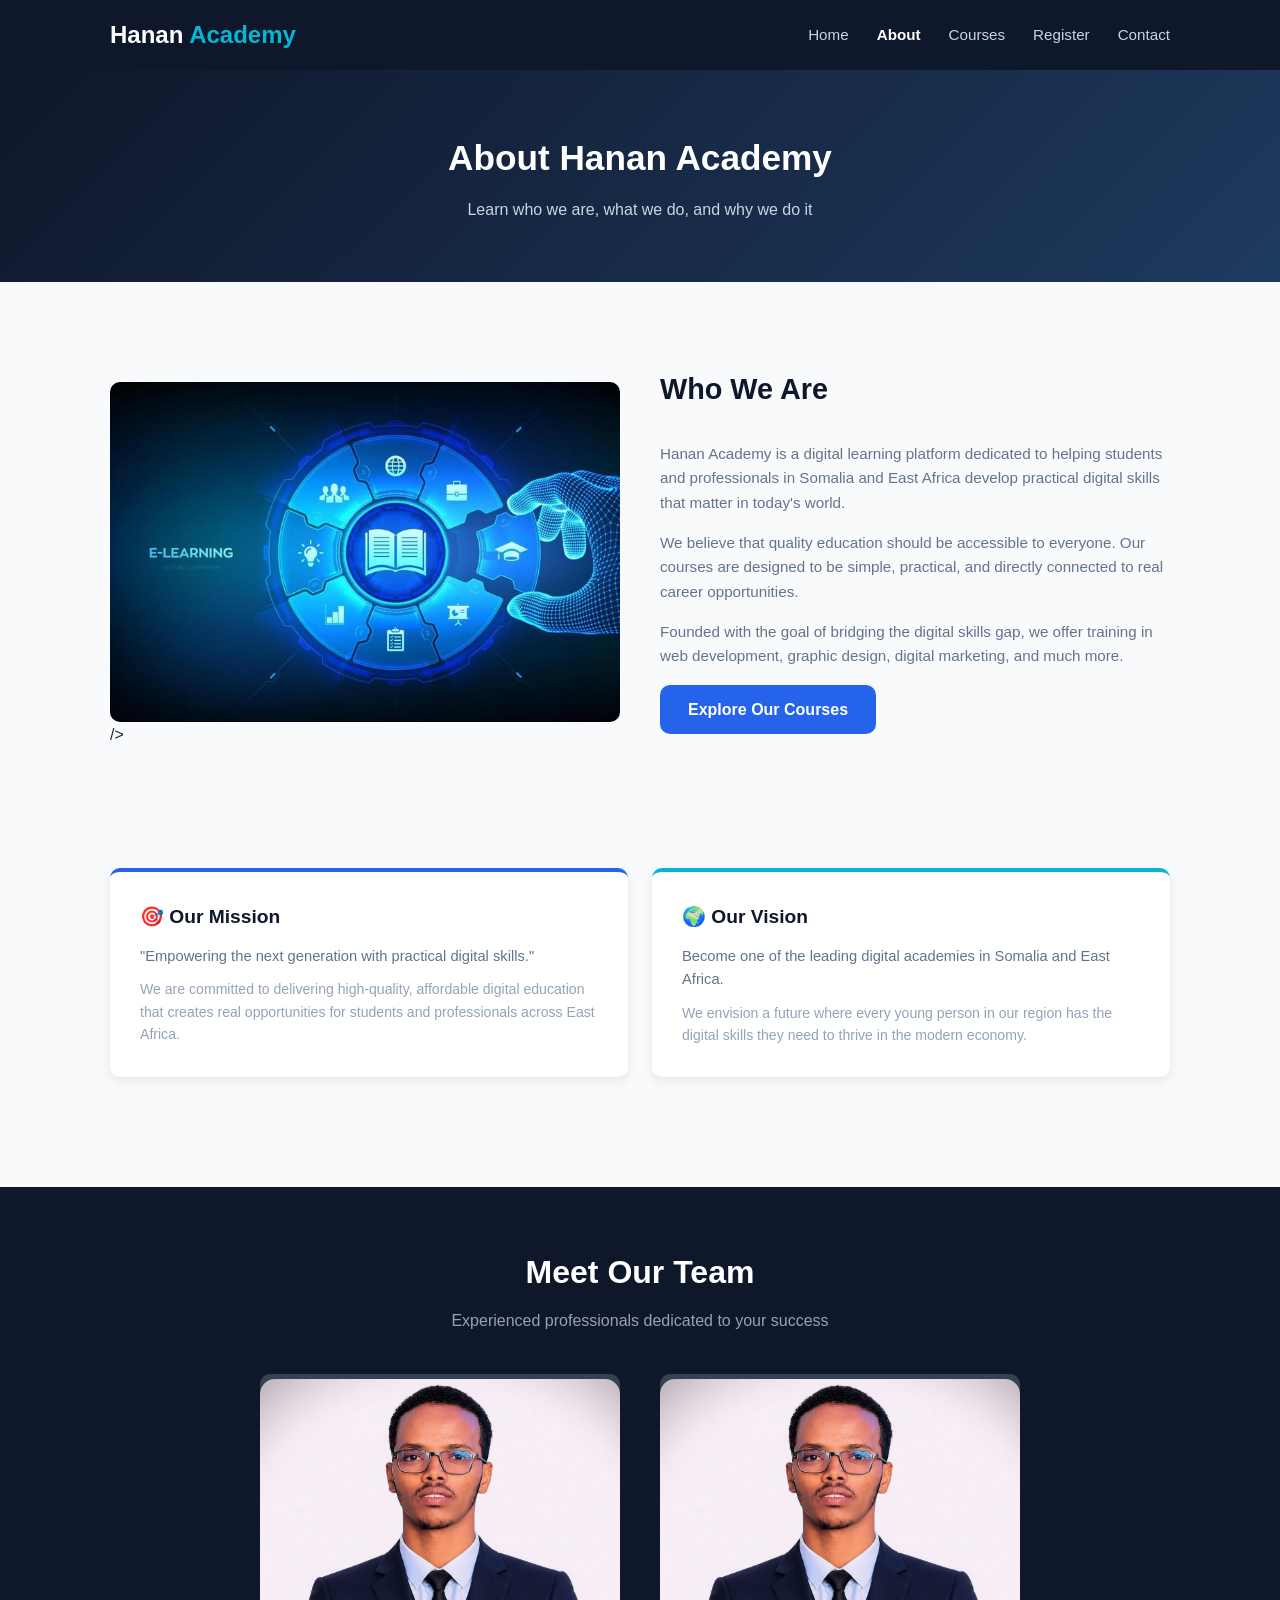
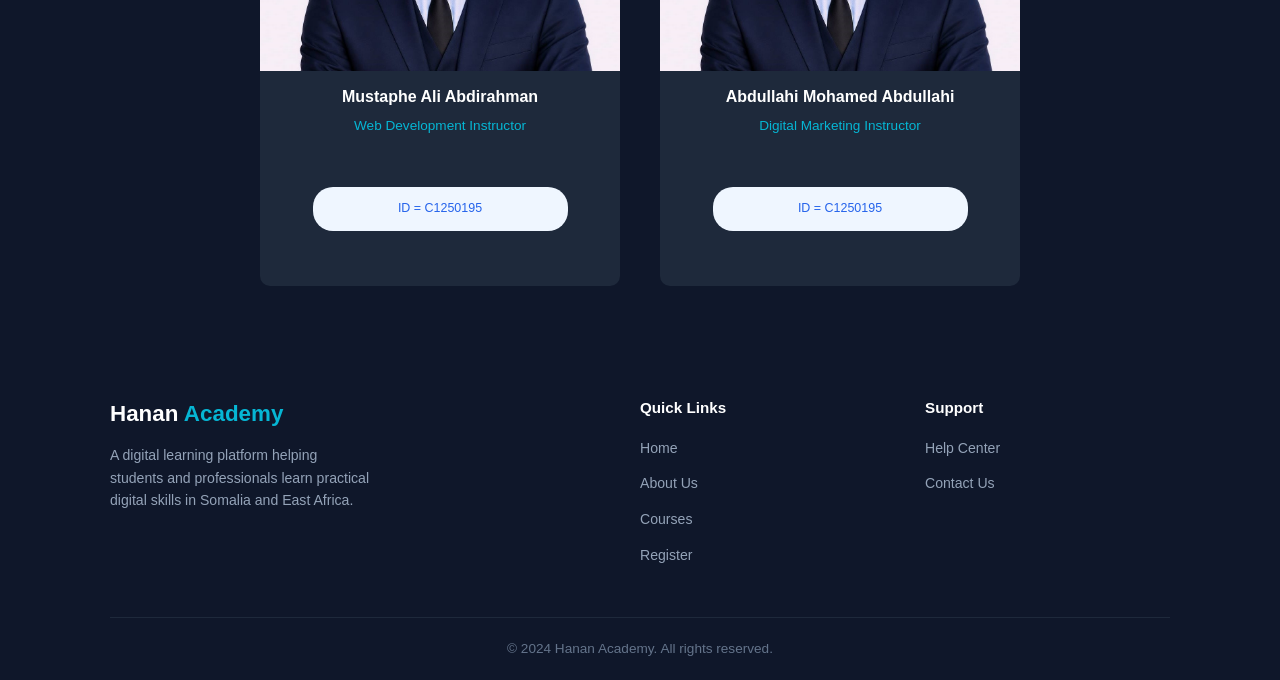
<file: about.html>
<!doctype html>
<html lang="en">
  <head>
    <meta charset="UTF-8" />
    <meta name="viewport" content="width=device-width, initial-scale=1.0" />
    <title>About Us - Hanan Academy</title>
    <link rel="stylesheet" href="style.css" />
    <style>
        .id-card{
             font-size: 0.78rem;
    background-color: #EFF6FF;
    color: var(--primary);
    padding: 4px 10px;
    border-radius: 20px;
        }
    </style>
  </head>
  <body>
    <!-- ===========================
         NAVBAR - Site Navigation
    =========================== -->
    <nav class="navbar">
      <div class="container">
        <div class="logo">Hanan <span>Academy</span></div>
        <ul>
          <li><a href="index.html">Home</a></li>
          <li><a href="about.html" class="active">About</a></li>
          <li><a href="courses.html">Courses</a></li>
          <li><a href="registration.html">Register</a></li>
          <li><a href="contact.html">Contact</a></li>
        </ul>
      </div>
    </nav>
    <!-- END NAVBAR -->

    <!-- ===========================
         PAGE BANNER - About Title
    =========================== -->
    <section class="page-banner">
      <div class="container">
        <h1>About Hanan Academy</h1>
        <p>Learn who we are, what we do, and why we do it</p>
      </div>
    </section>
    <!-- END PAGE BANNER -->

    <!-- ===========================
         ABOUT SECTION - Who We Are
    =========================== -->
    <section class="about-section">
      <div class="container">
        <div class="about-grid">
          <!-- Left: Image Placeholder -->
          <!-- Replace this div with an <img> tag when you have a real image -->
          <div class="about-image">
            <img
              <img
  src="./images/Digital knowledge hub_ Virtual classroom….jpg"
  alt="about image"
/>
            />
          </div>

          <!-- Right: About Text -->
          <div class="about-content">
            <h2>Who We Are</h2>
            <p>
              Hanan Academy is a digital learning platform dedicated to helping
              students and professionals in Somalia and East Africa develop
              practical digital skills that matter in today's world.
            </p>
            <p>
              We believe that quality education should be accessible to
              everyone. Our courses are designed to be simple, practical, and
              directly connected to real career opportunities.
            </p>
            <p>
              Founded with the goal of bridging the digital skills gap, we offer
              training in web development, graphic design, digital marketing,
              and much more.
            </p>
            <a href="courses.html" class="btn btn-primary"
              >Explore Our Courses</a
            >
          </div>
        </div>
      </div>
    </section>
    <!-- END ABOUT SECTION -->

    <!-- ===========================
         MISSION & VISION CARDS
    =========================== -->
    <section style="background-color: var(--background); padding: 0 0 60px">
      <div class="container">
        <div class="mv-grid">
          <!-- Mission Card -->
          <div class="mv-card">
            <h3>🎯 Our Mission</h3>
            <p>
              "Empowering the next generation with practical digital skills."
            </p>
            <p style="margin-top: 10px; color: #94a3b8; font-size: 0.88rem">
              We are committed to delivering high-quality, affordable digital
              education that creates real opportunities for students and
              professionals across East Africa.
            </p>
          </div>

          <!-- Vision Card -->
          <div class="mv-card" style="border-top-color: var(--accent)">
            <h3>🌍 Our Vision</h3>
            <p>
              Become one of the leading digital academies in Somalia and East
              Africa.
            </p>
            <p style="margin-top: 10px; color: #94a3b8; font-size: 0.88rem">
              We envision a future where every young person in our region has
              the digital skills they need to thrive in the modern economy.
            </p>
          </div>
        </div>
      </div>
    </section>
    <!-- END MISSION & VISION -->

    <!-- ===========================
         TEAM SECTION - Our Instructors
    =========================== -->
    <section class="team-section">
      <div class="container">
        <h2 class="section-title">Meet Our Team</h2>
        <p class="section-subtitle">
          Experienced professionals dedicated to your success
        </p>

        <div class="team-grid">
          <!-- Team Member 1 -->
          <div class="team-card">
            <div class="team-photo"><img src="./images/Mustaphe.jpg" alt="Mustaphe Ali"></div>
            <div class="team-card-info">
              <h3>Mustaphe Ali Abdirahman</h3>
              <p>Web Development Instructor</p><br>
               <div class="id-card">
                <span>ID = C1250195</span>
              </div> 
            </div>
          </div>

          <!-- Team Member 3 -->
          <div class="team-card">
            <div class="team-photo"><img src="./images/Mustaphe.jpg" alt="Abdullahi"></div>
            <div class="team-card-info">
              <h3>Abdullahi Mohamed Abdullahi</h3>
              <p>Digital Marketing Instructor</p><br>
               <div class="id-card">
                <span>ID = C1250195</span>
              </div> 
            </div>
          </div>
        </div>
      </div>
    </section>
    <!-- END TEAM SECTION -->

    <!-- ===========================
         FOOTER - Site Footer
    =========================== -->
    <footer class="footer">
      <div class="container">
        <div class="footer-grid">
          <div class="footer-brand">
            <div class="logo">Hanan <span>Academy</span></div>
            <p>
              A digital learning platform helping students and professionals
              learn practical digital skills in Somalia and East Africa.
            </p>
          </div>
          <div class="footer-col">
            <h4>Quick Links</h4>
            <ul>
              <li><a href="index.html">Home</a></li>
              <li><a href="about.html">About Us</a></li>
              <li><a href="courses.html">Courses</a></li>
              <li><a href="registration.html">Register</a></li>
            </ul>
          </div>
          <div class="footer-col">
            <h4>Support</h4>
            <ul>
              <li><a href="help.html">Help Center</a></li>
              <li><a href="contact.html">Contact Us</a></li>
            </ul>
          </div>
        </div>
        <div class="footer-bottom">
          <p>&copy; 2024 Hanan Academy. All rights reserved.</p>
        </div>
      </div>
    </footer>
    <!-- END FOOTER -->
  </body>
</html>
</file>
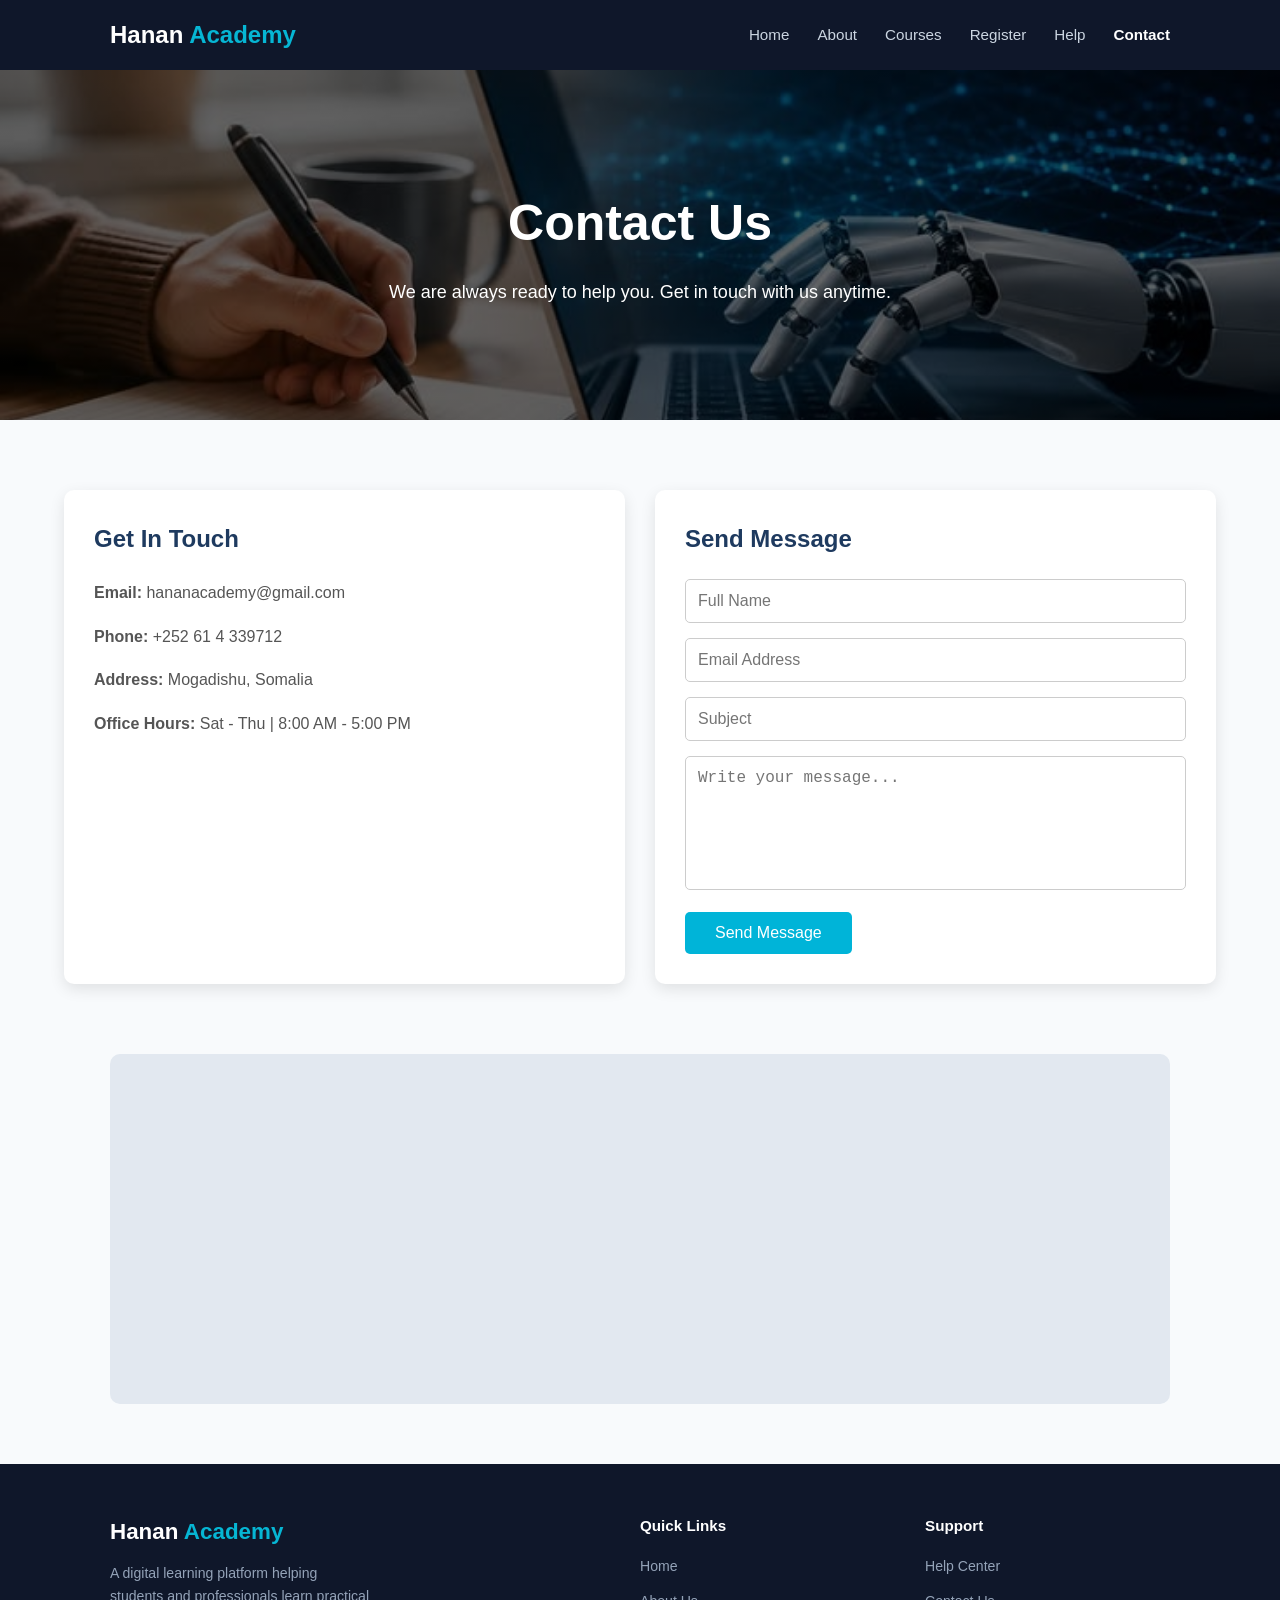
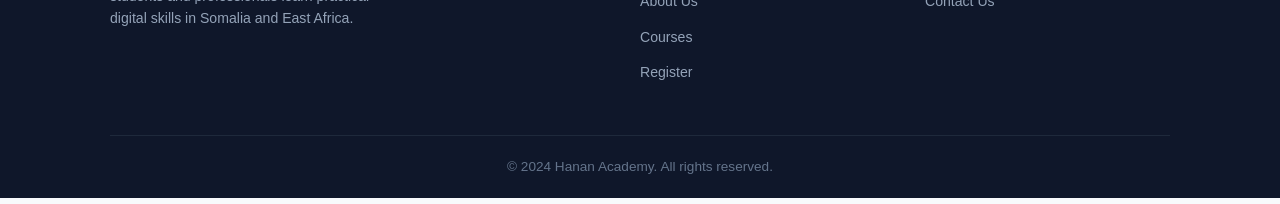
<file: contact.html>
<!DOCTYPE html>
<html lang="en">
<head>
    <meta charset="UTF-8">
    <meta name="viewport" content="width=device-width, initial-scale=1.0">
    <title>Contact Us - Hanan Academy</title>
    <link rel="stylesheet" href="style.css">
</head>
<body>

    <!-- ===========================
         NAVBAR - Site Navigation
    =========================== -->
    <nav class="navbar">
        <div class="container">
            <div class="logo">Hanan <span>Academy</span></div>
            <ul>
                <li><a href="index.html">Home</a></li>
                <li><a href="about.html">About</a></li>
                <li><a href="courses.html">Courses</a></li>
                <li><a href="registration.html">Register</a></li>
                <li><a href="help.html">Help</a></li>
                <li><a href="contact.html" class="active">Contact</a></li>
            </ul>
        </div>
    </nav>
    <!-- END NAVBAR -->


    <!-- ===========================
         PAGE BANNER - Contact Title
    =========================== -->
   <!-- ================= Contact Hero ================= -->

<section class="contact-hero">

    <div class="hero-content">
        <h1>Contact Us</h1>
        <p>We are always ready to help you. Get in touch with us anytime.</p>
    </div>

</section>

<!-- ================= Contact Section ================= -->

<section class="contact">

    <!-- Contact Information -->

    <div class="contact-info">

        <h2>Get In Touch</h2>

        <p><strong>Email:</strong> hananacademy@gmail.com</p>

        <p><strong>Phone:</strong> +252 61 4 339712</p>

        <p><strong>Address:</strong> Mogadishu, Somalia</p>

        <p><strong>Office Hours:</strong> Sat - Thu | 8:00 AM - 5:00 PM</p>

    </div>

    <!-- Contact Form -->

    <div class="contact-form">

        <h2>Send Message</h2>

        <form>

            <input type="text" placeholder="Full Name" required>

            <input type="email" placeholder="Email Address" required>

            <input type="text" placeholder="Subject">

            <textarea rows="6" placeholder="Write your message..."></textarea>

            <button type="submit">Send Message</button>

        </form>

    </div>

</section>

    <!-- ===========================
         MAP PLACEHOLDER SECTION
    =========================== -->
    <section style="padding: 0 0 60px;">
        <div class="container">

            <!-- Map Placeholder - Replace with a real Google Maps embed later -->
            <div style="
                background-color: #E2E8F0;
                height: 350px;
                width: 100%;
                border-radius: 10px">
            <iframe
             src="https://www.google.com/maps/embed?pb=!1m14!1m12!1m3!1d127592.3718065166!2d45.337804799999994!3d2.0512768!2m3!1f0!2f0!3f0!3m2!1i1024!2i768!4f13.1!5e0!3m2!1sen!2sso!4v1782842832073!5m2!1sen!2sso" width="100%" height="100%" style="border:0;" allowfullscreen="" loading="lazy" referrerpolicy="strict-origin-when-cross-origin"></iframe>
        
            </div>

        </div>
    </section>
    <!-- END MAP SECTION -->


    <!-- ===========================
         FOOTER - Site Footer
    =========================== -->
    <footer class="footer">
        <div class="container">
            <div class="footer-grid">
                <div class="footer-brand">
                    <div class="logo">Hanan <span>Academy</span></div>
                    <p>A digital learning platform helping students and professionals learn practical digital skills in Somalia and East Africa.</p>
                </div>
                <div class="footer-col">
                    <h4>Quick Links</h4>
                    <ul>
                        <li><a href="index.html">Home</a></li>
                        <li><a href="about.html">About Us</a></li>
                        <li><a href="courses.html">Courses</a></li>
                        <li><a href="registration.html">Register</a></li>
                    </ul>
                </div>
                <div class="footer-col">
                    <h4>Support</h4>
                    <ul>
                        <li><a href="help.html">Help Center</a></li>
                        <li><a href="contact.html">Contact Us</a></li>
                    </ul>
                </div>
            </div>
            <div class="footer-bottom">
                <p>&copy; 2024 Hanan Academy. All rights reserved.</p>
            </div>
        </div>
    </footer>
    <!-- END FOOTER -->

</body>
</html>
</file>
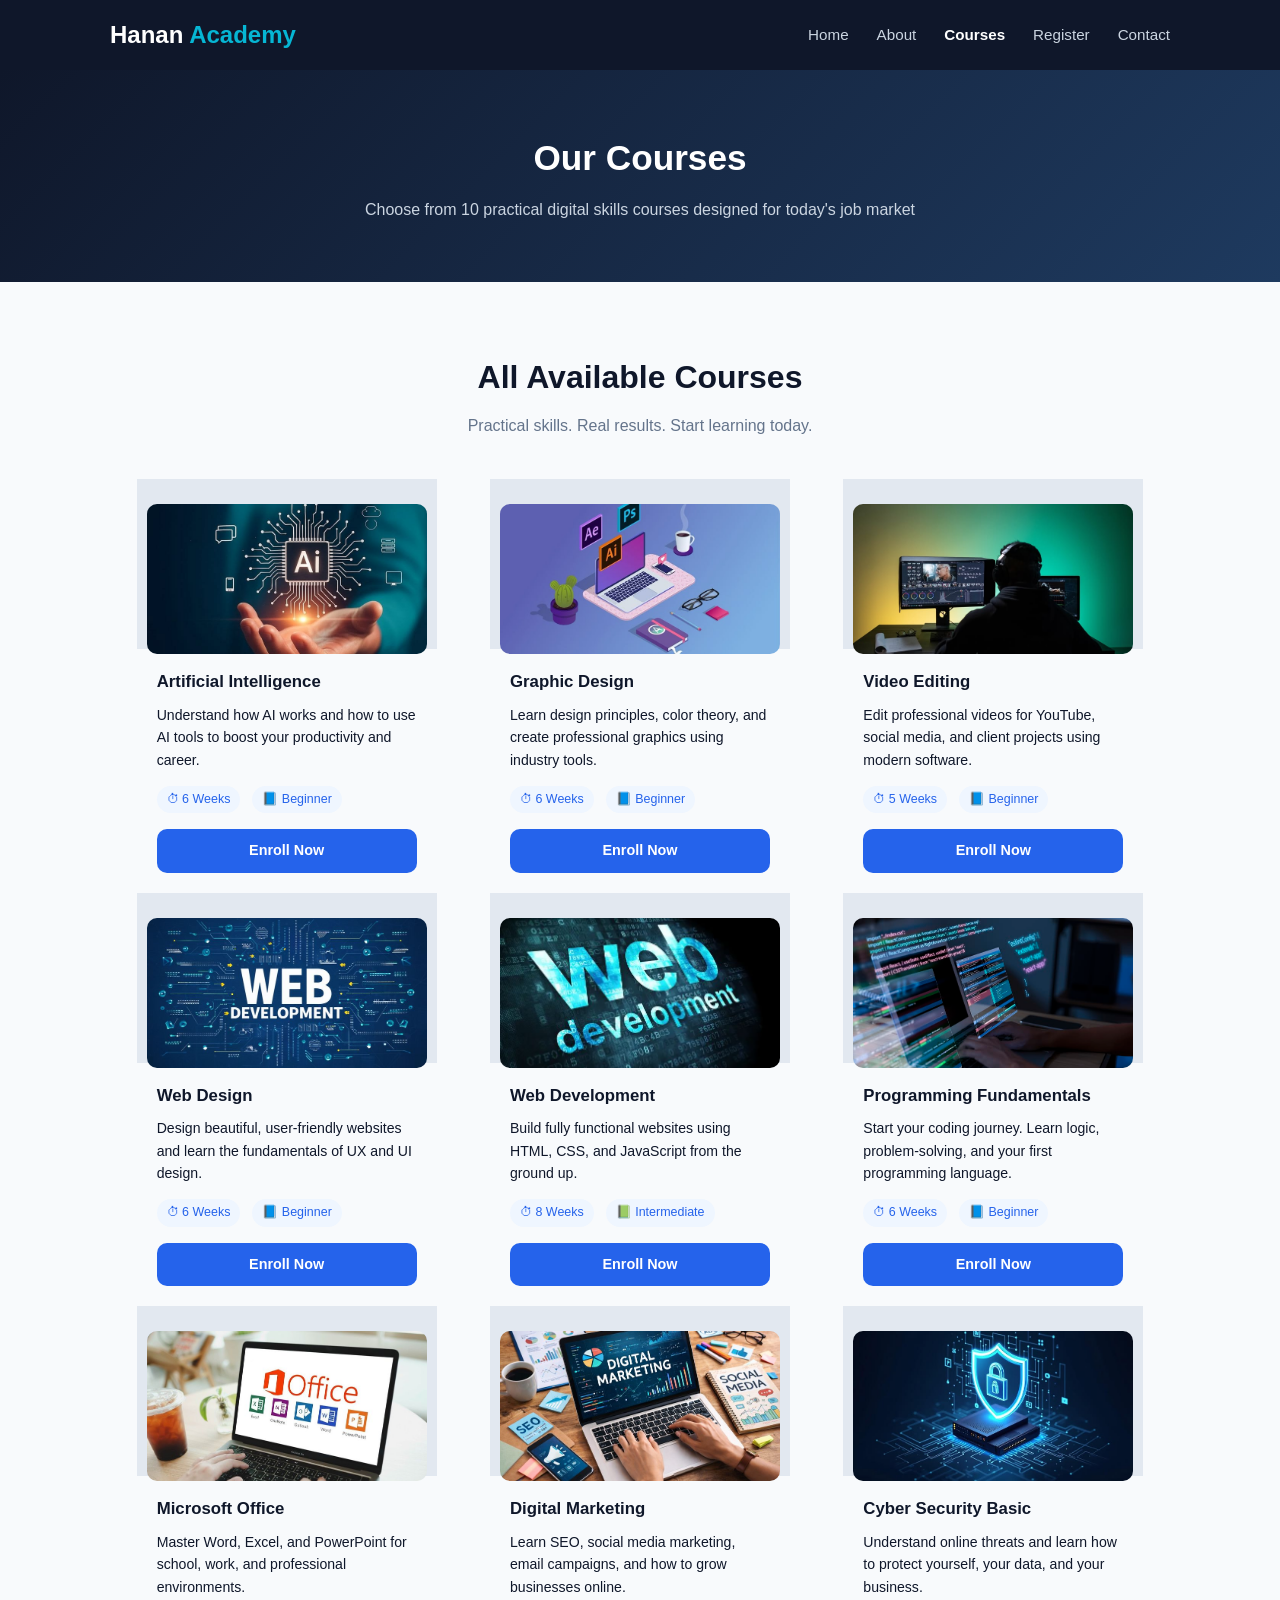
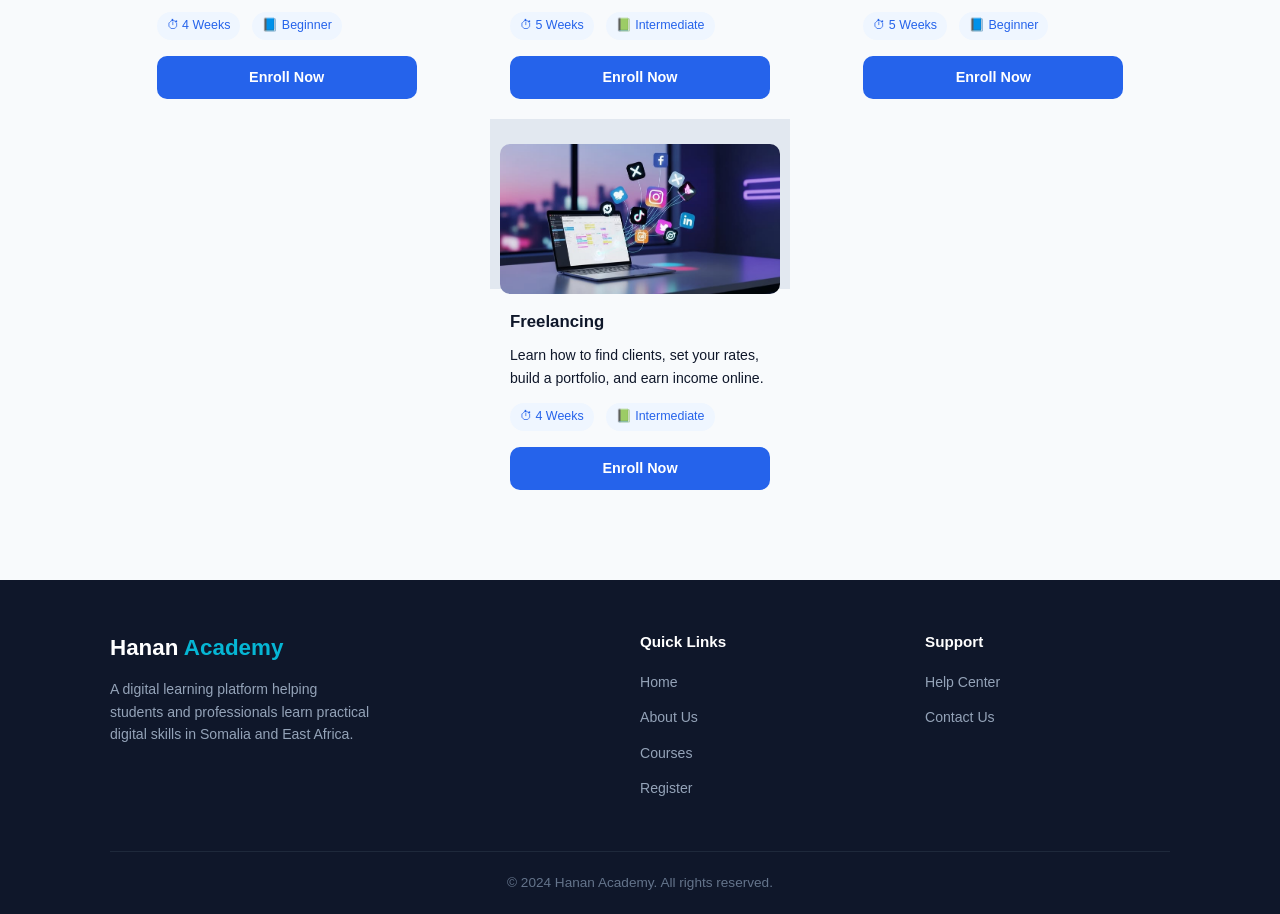
<file: courses.html>
<!DOCTYPE html>
<html lang="en">
<head>
    <meta charset="UTF-8">
    <meta name="viewport" content="width=device-width, initial-scale=1.0">
    <title>Courses - Hanan Academy</title>
    <link rel="stylesheet" href="style.css">
</head>
<body>

    <!-- ===========================
         NAVBAR - Site Navigation
    =========================== -->
    <nav class="navbar">
        <div class="container">
            <div class="logo">Hanan <span>Academy</span></div>
            <ul>
                <li><a href="index.html">Home</a></li>
                <li><a href="about.html">About</a></li>
                <li><a href="courses.html" class="active">Courses</a></li>
                <li><a href="registration.html">Register</a></li>
                <li><a href="contact.html">Contact</a></li>
            </ul>
        </div>
    </nav>
    <!-- END NAVBAR -->


    <!-- ===========================
         PAGE BANNER - Courses Title
    =========================== -->
    <section class="page-banner">
        <div class="container">
            <h1>Our Courses</h1>
            <p>Choose from 10 practical digital skills courses designed for today's job market</p>
        </div>
    </section>
    <!-- END PAGE BANNER -->


    <!-- ===========================
         ALL COURSES GRID - 10 Courses
    =========================== -->
    <section style="padding: 70px 0;">
        <div class="container">

            <h2 class="section-title">All Available Courses</h2>
            <p class="section-subtitle">Practical skills. Real results. Start learning today.</p>

            <!-- Courses Grid - 3 columns -->
            <div class="courses-grid">

                <!-- Course 1: Artificial Intelligence -->
                <div class="course-card">
                    <!-- Replace with AI course image (400x200px) -->
                    <div class="course-img"><img src="./images/Ai.jpg" alt=""></div>
                    <div class="course-info">
                        <h3>Artificial Intelligence</h3>
                        <p>Understand how AI works and how to use AI tools to boost your productivity and career.</p>
                        <div class="course-meta">
                            <span>⏱ 6 Weeks</span>
                            <span>📘 Beginner</span>
                        </div>
                        <a href="registration.html" class="btn btn-primary">Enroll Now</a>
                    </div>
                </div>

                <!-- Course 2: Graphic Design -->
                <div class="course-card">
                    <div class="course-img"><img src="./images/graphic.jpg" alt=""></div>
                    <div class="course-info">
                        <h3>Graphic Design</h3>
                        <p>Learn design principles, color theory, and create professional graphics using industry tools.</p>
                        <div class="course-meta">
                            <span>⏱ 6 Weeks</span>
                            <span>📘 Beginner</span>
                        </div>
                        <a href="registration.html" class="btn btn-primary">Enroll Now</a>
                    </div>
                </div>

                <!-- Course 3: Video Editing -->
                <div class="course-card">
                    <div class="course-img"><img src="./images/video.jpg" alt=""></div>
                    <div class="course-info">
                        <h3>Video Editing</h3>
                        <p>Edit professional videos for YouTube, social media, and client projects using modern software.</p>
                        <div class="course-meta">
                            <span>⏱ 5 Weeks</span>
                            <span>📘 Beginner</span>
                        </div>
                        <a href="registration.html" class="btn btn-primary">Enroll Now</a>
                    </div>
                </div>

                <!-- Course 4: Web Design -->
                <div class="course-card">
                    <div class="course-img"><img src="./images/web (2).jpg" alt=""></div>
                    <div class="course-info">
                        <h3>Web Design</h3>
                        <p>Design beautiful, user-friendly websites and learn the fundamentals of UX and UI design.</p>
                        <div class="course-meta">
                            <span>⏱ 6 Weeks</span>
                            <span>📘 Beginner</span>
                        </div>
                        <a href="registration.html" class="btn btn-primary">Enroll Now</a>
                    </div>
                </div>

                <!-- Course 5: Web Development -->
                <div class="course-card">
                    <div class="course-img"><img src="./images/web (1).jpg" alt=""></div>
                    <div class="course-info">
                        <h3>Web Development</h3>
                        <p>Build fully functional websites using HTML, CSS, and JavaScript from the ground up.</p>
                        <div class="course-meta">
                            <span>⏱ 8 Weeks</span>
                            <span>📗 Intermediate</span>
                        </div>
                        <a href="registration.html" class="btn btn-primary">Enroll Now</a>
                    </div>
                </div>

                <!-- Course 6: Programming Fundamentals -->
                <div class="course-card">
                    <div class="course-img"><img src="./images/programing.jpg" alt=""></div>
                    <div class="course-info">
                        <h3>Programming Fundamentals</h3>
                        <p>Start your coding journey. Learn logic, problem-solving, and your first programming language.</p>
                        <div class="course-meta">
                            <span>⏱ 6 Weeks</span>
                            <span>📘 Beginner</span>
                        </div>
                        <a href="registration.html" class="btn btn-primary">Enroll Now</a>
                    </div>
                </div>

                <!-- Course 7: Microsoft Office -->
                <div class="course-card">
                    <div class="course-img"><img src="./images/office.jpg" alt=""></div>
                    <div class="course-info">
                        <h3>Microsoft Office</h3>
                        <p>Master Word, Excel, and PowerPoint for school, work, and professional environments.</p>
                        <div class="course-meta">
                            <span>⏱ 4 Weeks</span>
                            <span>📘 Beginner</span>
                        </div>
                        <a href="registration.html" class="btn btn-primary">Enroll Now</a>
                    </div>
                </div>

                <!-- Course 8: Digital Marketing -->
                <div class="course-card">
                    <div class="course-img"><img src="./images/Digital.jpg" alt=""></div>
                    <div class="course-info">
                        <h3>Digital Marketing</h3>
                        <p>Learn SEO, social media marketing, email campaigns, and how to grow businesses online.</p>
                        <div class="course-meta">
                            <span>⏱ 5 Weeks</span>
                            <span>📗 Intermediate</span>
                        </div>
                        <a href="registration.html" class="btn btn-primary">Enroll Now</a>
                    </div>
                </div>

                <!-- Course 9: Cyber Security Basic -->
                <div class="course-card">
                    <div class="course-img"><img src="./images/cyber.jpg" alt=""></div>
                    <div class="course-info">
                        <h3>Cyber Security Basic</h3>
                        <p>Understand online threats and learn how to protect yourself, your data, and your business.</p>
                        <div class="course-meta">
                            <span>⏱ 5 Weeks</span>
                            <span>📘 Beginner</span>
                        </div>
                        <a href="registration.html" class="btn btn-primary">Enroll Now</a>
                    </div>
                </div>

                <!-- Course 10: Freelancing -->
                <div class="course-card">
                    <div class="course-img"><img src="./images/free.jpg" alt=""></div>
                    <div class="course-info">
                        <h3>Freelancing</h3>
                        <p>Learn how to find clients, set your rates, build a portfolio, and earn income online.</p>
                        <div class="course-meta">
                            <span>⏱ 4 Weeks</span>
                            <span>📗 Intermediate</span>
                        </div>
                        <a href="registration.html" class="btn btn-primary">Enroll Now</a>
                    </div>
                </div>

            </div>
            <!-- END COURSES GRID -->

        </div>
    </section>
    <!-- END ALL COURSES -->


    <!-- ===========================
         FOOTER - Site Footer
    =========================== -->
    <footer class="footer">
        <div class="container">
            <div class="footer-grid">
                <div class="footer-brand">
                    <div class="logo">Hanan <span>Academy</span></div>
                    <p>A digital learning platform helping students and professionals learn practical digital skills in Somalia and East Africa.</p>
                </div>
                <div class="footer-col">
                    <h4>Quick Links</h4>
                    <ul>
                        <li><a href="index.html">Home</a></li>
                        <li><a href="about.html">About Us</a></li>
                        <li><a href="courses.html">Courses</a></li>
                        <li><a href="registration.html">Register</a></li>
                    </ul>
                </div>
                <div class="footer-col">
                    <h4>Support</h4>
                    <ul>
                        <li><a href="help.html">Help Center</a></li>
                        <li><a href="contact.html">Contact Us</a></li>
                    </ul>
                </div>
            </div>
            <div class="footer-bottom">
                <p>&copy; 2024 Hanan Academy. All rights reserved.</p>
            </div>
        </div>
    </footer>
    <!-- END FOOTER -->

</body>
</html>
</file>
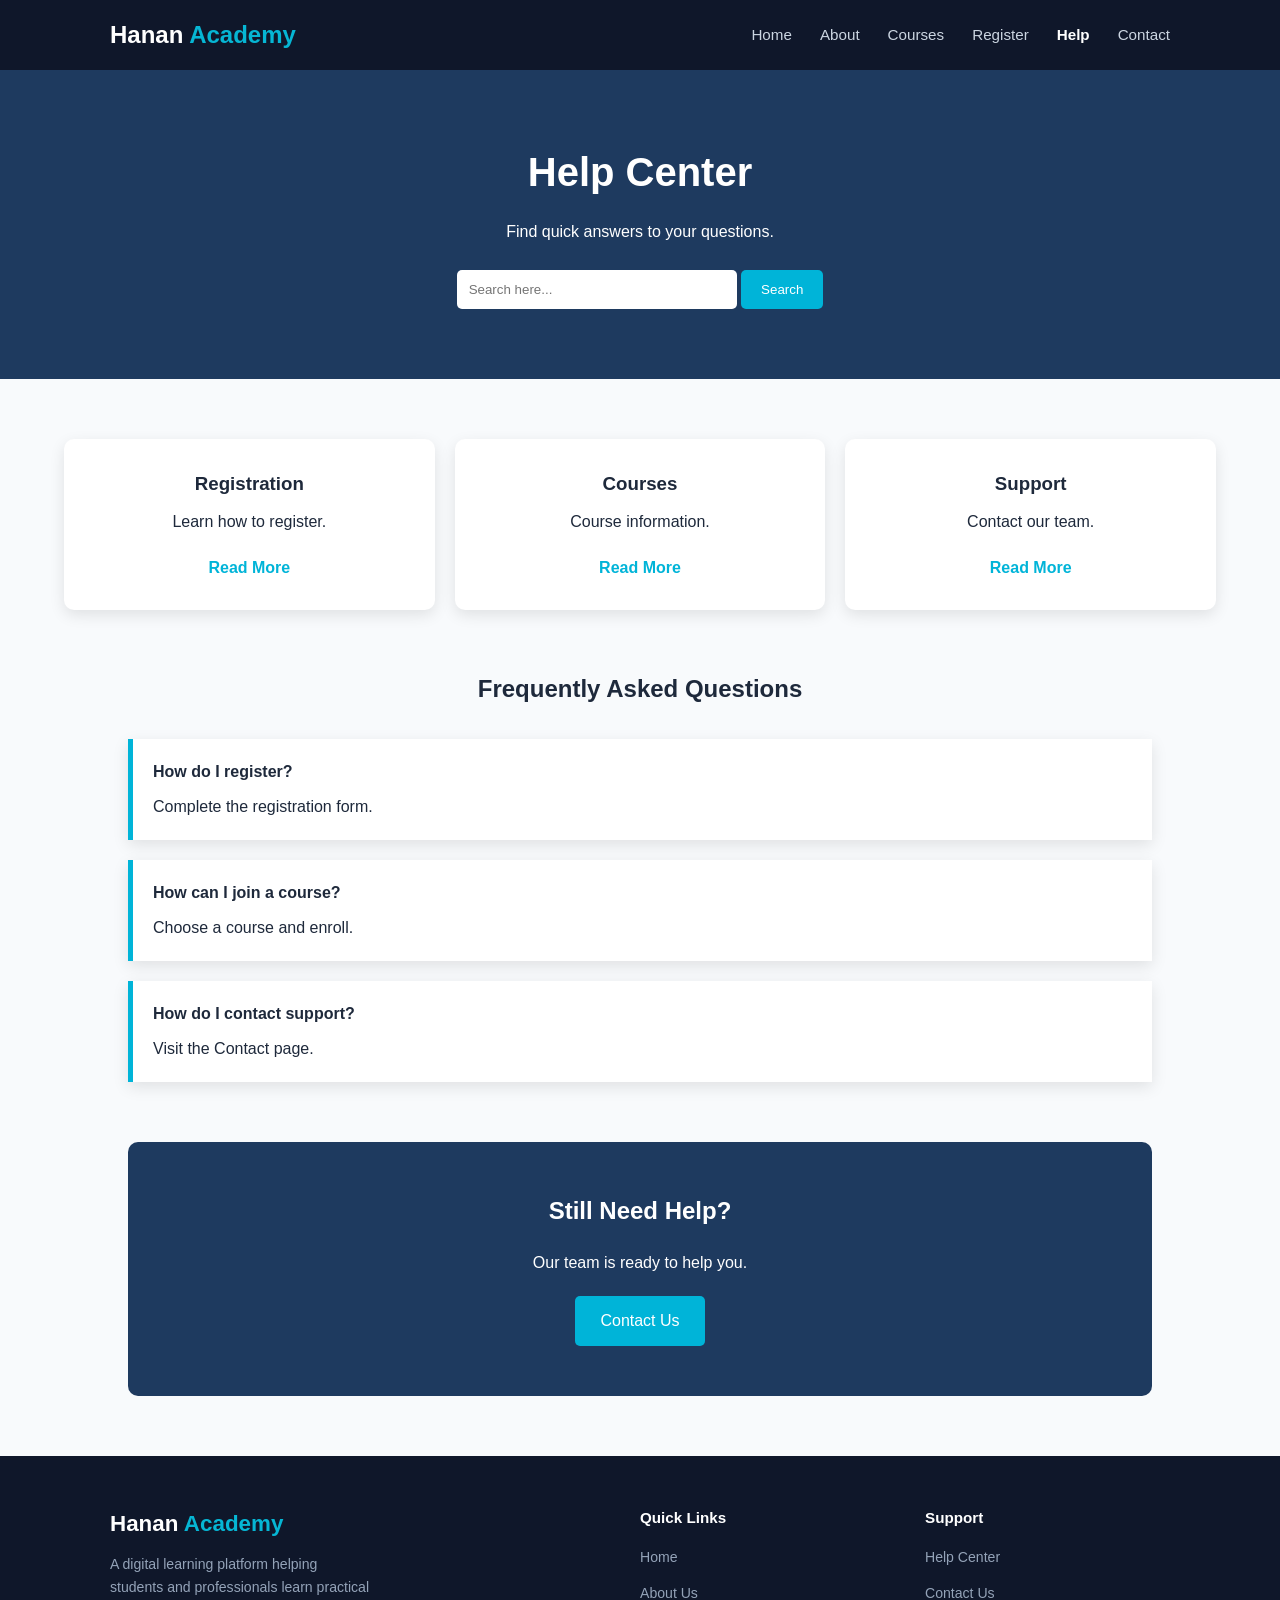
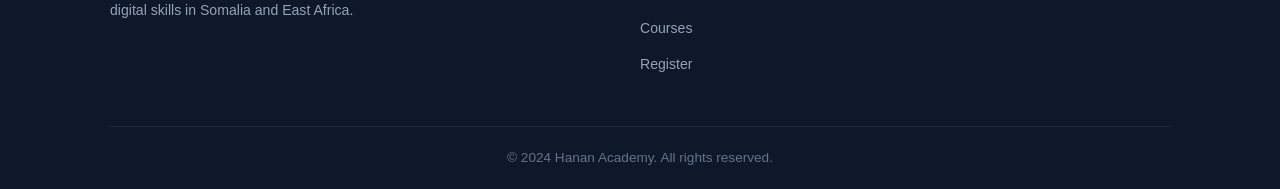
<file: Help.html>
<!DOCTYPE html>
<html lang="en">
<head>
    <meta charset="UTF-8">
    <meta name="viewport" content="width=device-width, initial-scale=1.0">
    <title>Help Center - Hanan Academy</title>
    <link rel="stylesheet" href="style.css">
</head>
<body>

    <!-- ===========================
         NAVBAR - Site Navigation
    =========================== -->
    <nav class="navbar">
        <div class="container">
            <div class="logo">Hanan <span>Academy</span></div>
            <ul>
                <li><a href="index.html">Home</a></li>
                <li><a href="about.html">About</a></li>
                <li><a href="courses.html">Courses</a></li>
                <li><a href="registration.html">Register</a></li>
                <li><a href="help.html" class="active">Help</a></li>
                <li><a href="contact.html">Contact</a></li>
            </ul>
        </div>
    </nav>
    <!-- END NAVBAR -->

<!-- ================= Hero Section ================= -->
<section class="help-hero">

    <h1>Help Center</h1>

    <p>Find quick answers to your questions.</p>

    <form>
        <input type="text" placeholder="Search here...">
        <button type="submit">Search</button>
    </form>

</section>


<!-- ================= Help Topics ================= -->
<section class="help-topics">

    <div class="topic-card">
        <h3>Registration</h3>
        <p>Learn how to register.</p>
        <a href="#">Read More</a>
    </div>

    <div class="topic-card">
        <h3>Courses</h3>
        <p>Course information.</p>
        <a href="#">Read More</a>
    </div>

    <div class="topic-card">
        <h3>Support</h3>
        <p>Contact our team.</p>
        <a href="#">Read More</a>
    </div>

</section>


<!-- ================= FAQ ================= -->
<section class="faq">

    <h2>Frequently Asked Questions</h2>

    <div class="faq-box">
        <h4>How do I register?</h4>
        <p>Complete the registration form.</p>
    </div>

    <div class="faq-box">
        <h4>How can I join a course?</h4>
        <p>Choose a course and enroll.</p>
    </div>

    <div class="faq-box">
        <h4>How do I contact support?</h4>
        <p>Visit the Contact page.</p>
    </div>

</section>


<!-- ================= Contact ================= -->
<section class="help-contact">

    <h2>Still Need Help?</h2>

    <p>Our team is ready to help you.</p>

    <a href="contact.html" class="help-btn">Contact Us</a>

</section>


    <!-- ===========================
         FOOTER - Site Footer
    =========================== -->
    <footer class="footer">
        <div class="container">
            <div class="footer-grid">
                <div class="footer-brand">
                    <div class="logo">Hanan <span>Academy</span></div>
                    <p>A digital learning platform helping students and professionals learn practical digital skills in Somalia and East Africa.</p>
                </div>
                <div class="footer-col">
                    <h4>Quick Links</h4>
                    <ul>
                        <li><a href="index.html">Home</a></li>
                        <li><a href="about.html">About Us</a></li>
                        <li><a href="courses.html">Courses</a></li>
                        <li><a href="registration.html">Register</a></li>
                    </ul>
                </div>
                <div class="footer-col">
                    <h4>Support</h4>
                    <ul>
                        <li><a href="help.html">Help Center</a></li>
                        <li><a href="contact.html">Contact Us</a></li>
                    </ul>
                </div>
            </div>
            <div class="footer-bottom">
                <p>&copy; 2024 Hanan Academy. All rights reserved.</p>
            </div>
        </div>
    </footer>
    <!-- END FOOTER -->

</body>
</html>
</file>
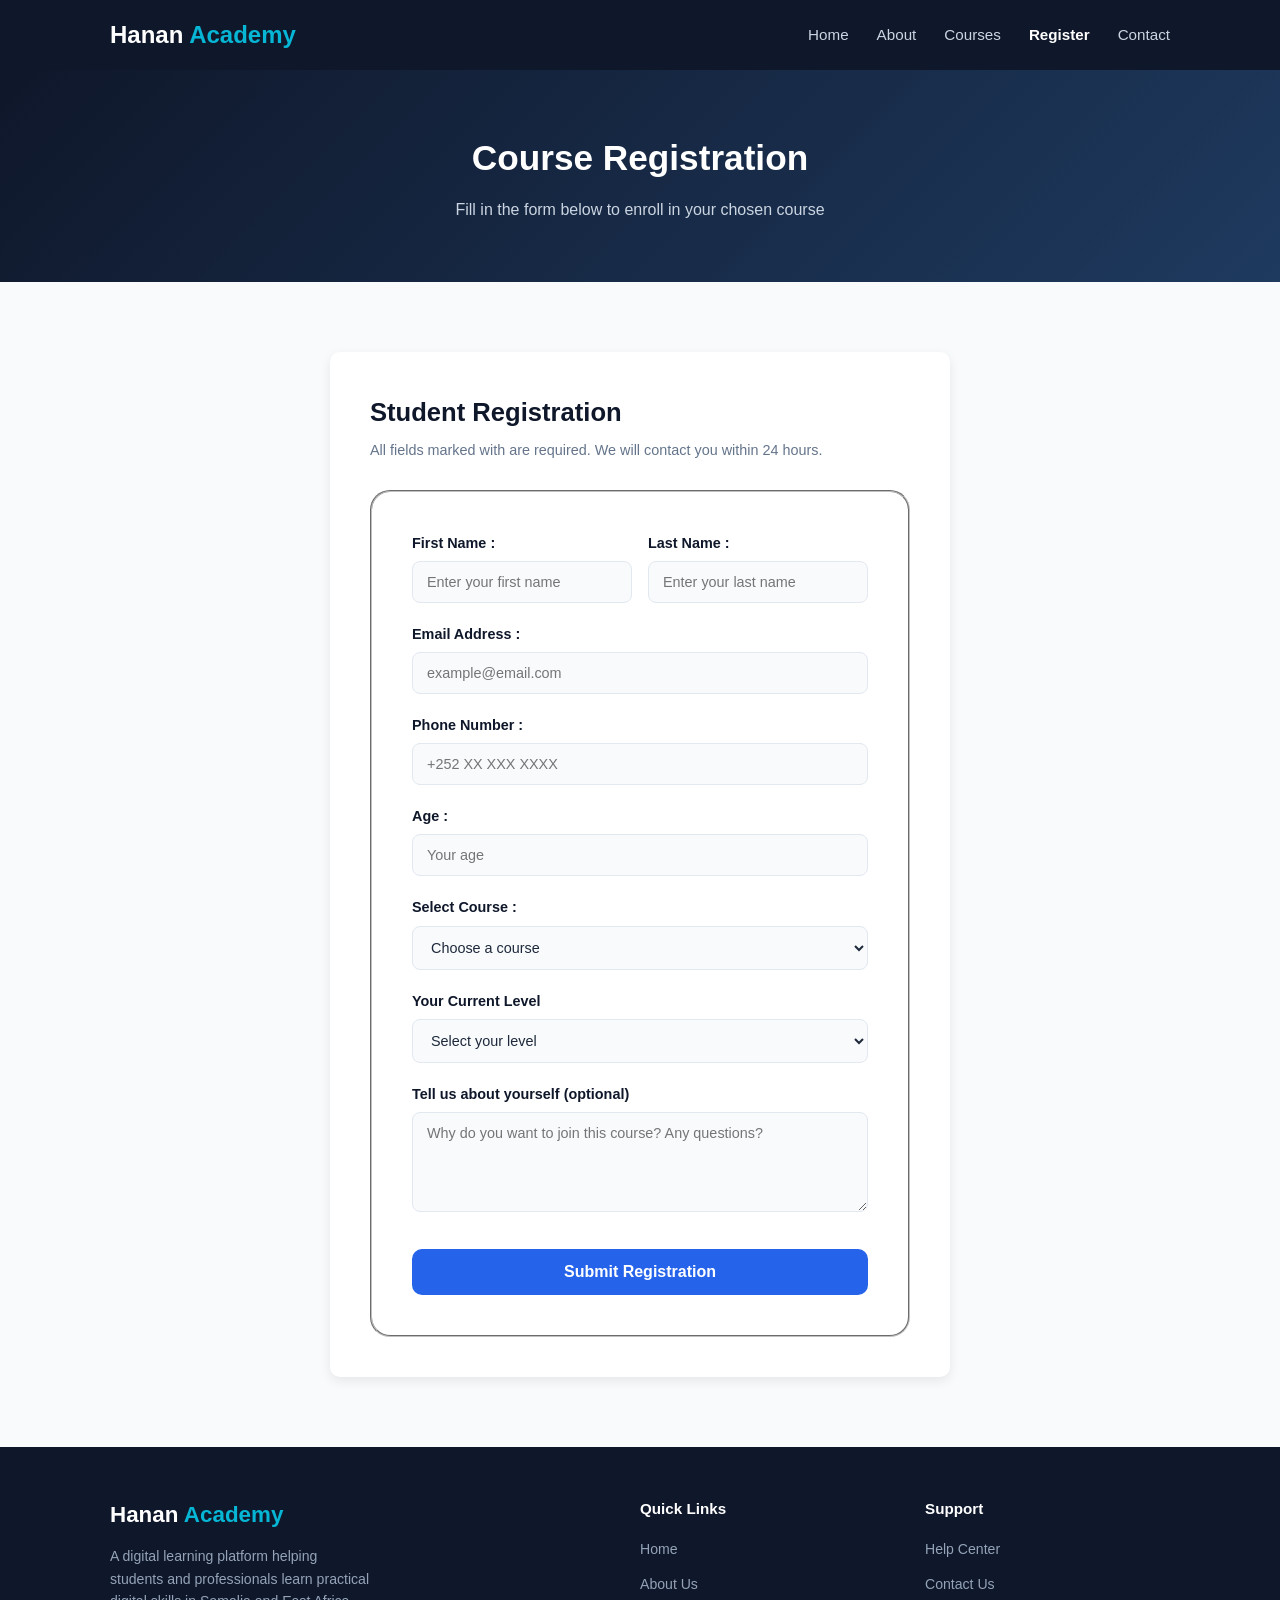
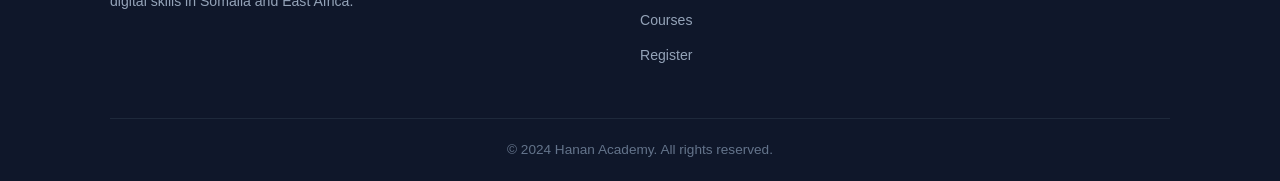
<file: registration.html>
<!DOCTYPE html>
<html lang="en">
<head>
    <meta charset="UTF-8">
    <meta name="viewport" content="width=device-width, initial-scale=1.0">
    <title>Register - Hanan Academy</title>
    <link rel="stylesheet" href="style.css">
</head>
<body>

    <!-- ===========================
         NAVBAR - Site Navigation
    =========================== -->
    <nav class="navbar">
        <div class="container">
            <div class="logo">Hanan <span>Academy</span></div>
            <ul>
                <li><a href="index.html">Home</a></li>
                <li><a href="about.html">About</a></li>
                <li><a href="courses.html">Courses</a></li>
                <li><a href="registration.html" class="active">Register</a></li>
                <li><a href="contact.html">Contact</a></li>
            </ul>
        </div>
    </nav>
    <!-- END NAVBAR -->


    <!-- ===========================
         PAGE BANNER - Registration Title
    =========================== -->
    <section class="page-banner">
        <div class="container">
            <h1>Course Registration</h1>
            <p>Fill in the form below to enroll in your chosen course</p>
        </div>
    </section>
    <!-- END PAGE BANNER -->


    <!-- ===========================
         REGISTRATION FORM SECTION
    =========================== -->
    <section class="registration-section">
        <div class="container">

            <!-- Form Card -->
            <div class="form-wrapper">
                <h2>Student Registration</h2>
                <p>All fields marked with  are required. We will contact you within 24 hours.</p>

                <!-- Registration Form -->
                <!-- Note: action="" should be replaced with your server-side form handler -->
                <form action="#" method="POST">
                    <fieldset>

                    <!-- Personal Information -->
                    <!-- First Name and Last Name - side by side -->
                    <div class="form-row">
                        <div class="form-group">
                            <label for="first-name">First Name :</label>
                            <input type="text" id="first-name" name="first_name" placeholder="Enter your first name" required>
                        </div>
                        <div class="form-group">
                            <label for="last-name">Last Name :</label>
                            <input type="text" id="last-name" name="last_name" placeholder="Enter your last name" required>
                        </div>
                    </div>

                    <!-- Email -->
                    <div class="form-group">
                        <label for="email">Email Address :</label>
                        <input type="email" id="email" name="email" placeholder="example@email.com" required>
                    </div>

                    <!-- Phone -->
                    <div class="form-group">
                        <label for="phone">Phone Number :</label>
                        <input type="tel" id="phone" name="phone" placeholder="+252 XX XXX XXXX" required>
                    </div>

                    <!-- Age -->
                    <div class="form-group">
                        <label for="age">Age :</label>
                        <input type="number" id="age" name="age" placeholder="Your age" min="14" max="60" required>
                    </div>

                    <!-- Course Selection -->
                    <div class="form-group">
                        <label for="course">Select Course :</label>
                        <select id="course" name="course" required>
                            <option value=""> Choose a course </option>
                            <option value="ai">Artificial Intelligence</option>
                            <option value="graphic-design">Graphic Design</option>
                            <option value="video-editing">Video Editing</option>
                            <option value="web-design">Web Design</option>
                            <option value="web-dev">Web Development</option>
                            <option value="programming">Programming Fundamentals</option>
                            <option value="ms-office">Microsoft Office</option>
                            <option value="digital-marketing">Digital Marketing</option>
                            <option value="cyber-security">Cyber Security Basic</option>
                            <option value="freelancing">Freelancing</option>
                        </select>
                    </div>

                    <!-- Experience Level -->
                    <div class="form-group">
                        <label for="level">Your Current Level</label>
                        <select id="level" name="level">
                            <option value=""> Select your level </option>
                            <option value="beginner">Complete Beginner</option>
                            <option value="some-knowledge">Some Basic Knowledge</option>
                            <option value="intermediate">Intermediate</option>
                        </select>
                    </div>

                    <!-- Message / Extra Info -->
                    <div class="form-group">
                        <label for="message">Tell us about yourself (optional)</label>
                        <textarea id="message" name="message" placeholder="Why do you want to join this course? Any questions?"></textarea>
                    </div>

                    <!-- Submit Button -->
                    <button type="submit" class="btn btn-primary form-submit">Submit Registration</button>
                    
                    </fieldset>
                </form>
                <!-- END FORM -->

            </div>

        </div>
    </section>
    <!-- END REGISTRATION SECTION -->


    <!-- ===========================
         FOOTER - Site Footer
    =========================== -->
    <footer class="footer">
        <div class="container">
            <div class="footer-grid">
                <div class="footer-brand">
                    <div class="logo">Hanan <span>Academy</span></div>
                    <p>A digital learning platform helping students and professionals learn practical digital skills in Somalia and East Africa.</p>
                </div>
                <div class="footer-col">
                    <h4>Quick Links</h4>
                    <ul>
                        <li><a href="index.html">Home</a></li>
                        <li><a href="about.html">About Us</a></li>
                        <li><a href="courses.html">Courses</a></li>
                        <li><a href="registration.html">Register</a></li>
                    </ul>
                </div>
                <div class="footer-col">
                    <h4>Support</h4>
                    <ul>
                        <li><a href="help.html">Help Center</a></li>
                        <li><a href="contact.html">Contact Us</a></li>
                    </ul>
                </div>
            </div>
            <div class="footer-bottom">
                <p>&copy; 2024 Hanan Academy. All rights reserved.</p>
            </div>
        </div>
    </footer>
    <!-- END FOOTER -->

</body>
</html>
</file>
<file: style.css>
/* =============================================
   Hanan Academy - Main Stylesheet
   Created by: Hanan Academy Team
   Description: Styles for all 6 pages
   ============================================= */

/* =============================================
   CSS Variables (Color & Font Settings)
   ============================================= */
:root {
    --primary: #2563EB;
    --dark: #0F172A;
    --accent: #06B6D4;
    --background: #F8FAFC;
    --text: #1E293B;
    --white: #ffffff;
    --light-gray: #E2E8F0;
    --card-shadow: 0 4px 12px rgba(0, 0, 0, 0.08);
    --border-radius: 10px;
    --transition: 0.3s ease;
}

/* =============================================
   Global Reset & Base Styles
   ============================================= */
* {
    margin: 0;
    padding: 0;
    box-sizing: border-box;
}

body {
    font-family: 'Segoe UI', Tahoma, Geneva, Verdana, sans-serif;
    background-color: var(--background);
    color: var(--text);
    line-height: 1.6;
}

a {
    text-decoration: none;
    color: inherit;
}

img {
    max-width: 100%;
    display: block;
}

ul {
    list-style: none;
}

/* =============================================
   Reusable Utility Classes
   ============================================= */
.container {
    max-width: 1100px;
    margin: 0 auto;
    padding: 0 20px;
}

.section-title {
    font-size: 2rem;
    color: var(--dark);
    text-align: center;
    margin-bottom: 10px;
}

.section-subtitle {
    text-align: center;
    color: #64748B;
    margin-bottom: 40px;
    font-size: 1rem;
}

.btn {
    display: inline-block;
    padding: 12px 28px;
    border-radius: var(--border-radius);
    font-size: 1rem;
    cursor: pointer;
    border: none;
    transition: var(--transition);
    font-weight: 600;
}

.btn-primary {
    background-color: var(--primary);
    color: var(--white);
}

.btn-primary:hover {
    background-color: #1D4ED8;
}

.btn-outline {
    background-color: transparent;
    border: 2px solid var(--white);
    color: var(--white);
}

.btn-outline:hover {
    background-color: var(--white);
    color: var(--primary);
}

/* =============================================
   Navbar Styling
   ============================================= */

/* --- Navbar Container --- */
.navbar {
    background-color: var(--dark);
    padding: 16px 0;
    position: sticky;
    top: 0;
    z-index: 100;
}

.navbar .container {
    display: flex;
    justify-content: space-between;
    align-items: center;
}

/* --- Logo --- */
.navbar .logo {
    font-size: 1.5rem;
    font-weight: 700;
    color: var(--white);
}

.navbar .logo span {
    color: var(--accent);
}

/* --- Navigation Links --- */
.navbar ul {
    display: flex;
    gap: 28px;
}

.navbar ul li a {
    color: #CBD5E1;
    font-size: 0.95rem;
    transition: var(--transition);
}

.navbar ul li a:hover {
    color: var(--accent);
}

.navbar ul li a.active {
    color: var(--white);
    font-weight: 600;
}

/* =============================================
   Hero Section Styling
   ============================================= */

/* --- Hero Container --- */
.hero {
     /* background: linear-gradient(135deg, var(--dark) 0%, #1e3a5f 100%); */
     
     background-image: url(./images/Computer\ Programing\,\ Coding\,\ Web\ Development\ with\ Isometric\ Laptop\ Displaying\ Futuristic\ UI.jpg);
     background-repeat: no-repeat;
     background-size: cover;
     object-fit: cover;
    color: var(--white);
    padding: 90px 0;
    text-align: center;
}

.hero h1 {
    font-size: 2.8rem;
    font-weight: 700;
    margin-bottom: 18px;
    line-height: 1.2;
}

.hero h1 span {
    color: var(--accent);
}

.hero p {
    font-size: 1.1rem;
    color: white;
    max-width: 600px;
    margin: 0 auto 30px;
}

/* --- Hero Buttons --- */
.hero-buttons {
    display: flex;
    gap: 16px;
    justify-content: center;
    flex-wrap: wrap;
}

/* =============================================
   Stats Section Styling
   ============================================= */
.stats { 
    background-color: #0F172A;
    padding: 30px 0;
}

.stats .container {
    display: grid;
    grid-template-columns: repeat(4, 1fr);
    gap: 20px;
    text-align: center;
}

.stat-item h3 {
    font-size: 2rem;
    color: var(--white);
    font-weight: 700;
}

.stat-item p {
    color: #BFDBFE;
    font-size: 0.9rem;
    margin-top: 4px;
}

/* =============================================
   Courses Preview Section (Home Page)
   ============================================= */
.courses-preview {
    padding: 70px 0;
    background-color: lightgray;
}

/* =============================================
   Course Cards Grid
   ============================================= */
.courses-grid {
    /* display: grid;
    grid-template-columns: repeat(3, 1fr);
    gap: 24px; */
    display: flex;
    /* width: 100%; */
    justify-content: space-around;
    flex-wrap: wrap;

}

/* --- Single Course Card --- */
.course-card {
    /* background-color: var(--white);
    border-radius: var(--border-radius);
    box-shadow: var(--card-shadow);
    overflow: hidden;
    transition: var(--transition); */
    width: 300px;
    height: 100%;
    border-radius: 10px;
    
}
.course-card img{
    width: 100%;
    object-fit: cover;
    height: 100%;
    border-radius: 10px;
}

.course-card:hover {
    transform: translateY(-5px);
    box-shadow: 0 8px 24px rgba(0, 0, 0, 0.12);
}

/* --- Course Image Placeholder --- */
.course-img {
    background-color: var(--light-gray);
    height: 170px;
    display: flex;
    align-items: center;
    justify-content: center;
    font-size: 0.85rem;
    color: #0F172A;
    text-align: center;
    padding: 10px;
}


/* --- Course Card Content --- */
.course-info {
    padding: 20px;
}

.course-info h3 {
    font-size: 1.05rem;
    color: var(--dark);
    margin-bottom: 8px;
}

.course-info p {
    font-size: 0.88rem;
    color: var(--dark);
    margin-bottom: 14px;
}

/* --- Course Meta (Duration & Level) --- */
.course-meta {
    display: flex;
    gap: 12px;
    margin-bottom: 16px;
}

.course-meta span {
    font-size: 0.78rem;
    background-color: #EFF6FF;
    color: var(--primary);
    padding: 4px 10px;
    border-radius: 20px;
}

.course-info .btn {
    width: 100%;
    text-align: center;
    padding: 10px;
    font-size: 0.9rem;
}

/* =============================================
   Why Choose Us Section
   ============================================= */
.why-us {
    background-color: var(--background);
    padding: 70px 0;
    color: var(--white);
}

.why-us .section-title {
    color: var(--dark);
}

.why-us .section-subtitle {
    color: #94A3B8;
    font-weight: bold;

}

.features-grid {
    display: grid;
    grid-template-columns: repeat(3, 1fr);
    gap: 24px;
}

/* --- Feature Card --- */
.feature-card {
    background-color: #1E293B;
    border-radius: var(--border-radius);
    padding: 30px 24px;
    text-align: center;
}

.feature-icon {
    font-size: 2.5rem;
    margin-bottom: 16px;
    color: #0096c7;
}

.feature-card h3 {
    font-size: 1.1rem;
    margin-bottom: 10px;
    color: var(--white);
}

.feature-card p {
    font-size: 0.88rem;
    color: #94A3B8;
}

/* =============================================
   Page Banner (Used on inner pages)
   ============================================= */
.page-banner {
    background: linear-gradient(135deg, var(--dark) 0%, #1e3a5f 100%);
    color: var(--white);
    padding: 60px 0;
    text-align: center;
}

.page-banner h1 {
    font-size: 2.2rem;
    font-weight: 700;
    margin-bottom: 10px;
}

.page-banner p {
    color: #CBD5E1;
    font-size: 1rem;
}

/* =============================================
   About Page Styles
   ============================================= */

/* --- Mission & Vision Section --- */
.about-section {
    padding: 70px 0;
}

.about-grid {
    display: grid;
    grid-template-columns: 1fr 1fr;
    gap: 40px;
    align-items: center;
}

.about-image-placeholder {
    background-color: var(--light-gray);
    height: 320px;
    border-radius: var(--border-radius);
    display: flex;
    align-items: center;
    justify-content: center;
    color: #94A3B8;
    font-size: 1rem;
    text-align: center;
    object-fit: cover;
}
img{
    border-radius: var(--border-radius);
    margin-top: 30px;
}

.about-content h2 {
    font-size: 1.8rem;
    color: var(--dark);
    margin-bottom: 30px;
}

.about-content p {
    color: #64748B;
    margin-bottom: 16px;
    font-size: 0.95rem;
}

/* --- Mission Vision Cards --- */
.mv-grid {
    display: grid;
    grid-template-columns: 1fr 1fr;
    gap: 24px;
    padding: 50px 0;
}

.mv-card {
    background-color: var(--white);
    border-radius: var(--border-radius);
    padding: 30px;
    box-shadow: var(--card-shadow);
    border-top: 4px solid var(--primary);
}

.mv-card h3 {
    font-size: 1.2rem;
    color: var(--dark);
    margin-bottom: 12px;
}

.mv-card p {
    color: #64748B;
    font-size: 0.92rem;
}

/* =============================================
   Team Section (About Page)
   ============================================= */
.team-section {
    background-color: var(--dark);
    padding: 60px 0;
    display: flex;
    flex-wrap: wrap;
}

.team-section .section-title {
    color: var(--white);
}

.team-section .section-subtitle {
    color: #94A3B8;
}

.team-grid {
    display: flex;
    justify-content: center;
    align-items: flex-start;
    gap: 40px;
    flex-wrap: wrap;

}

.team-card {

    background-color: #1E293B;
    border-radius: var(--border-radius);
    overflow: hidden;
    text-align: center;
    width: 360px;
    padding-bottom: 25px;

}
.team-card img{
display: flex;
flex-wrap: wrap;
width: 100%;
height: 420px;
object-fit: contain;
object-position: top;
border-radius: 15px 15px 0 0;
display: block;
margin-top: 250px;
}
.team-card h3 {
    margin-top: 50px;
    margin-bottom: 10px;
    position: relative;
}
.team-card p{
    margin-bottom: 25px;
}
.team-card .id-card {
    width: 85%;
    margin: auto;
    padding: 12px;

}


.team-photo {
    background-color: #334155;
    height: 180px;
    display: flex;
    align-items: center;
    justify-content: center;
    color: #64748B;
    font-size: 0.85rem;
}

.team-card-info {
    padding: 30px;
    margin-top: 50px;

}

.team-card-info h3 {
    color: var(--white);
    font-size: 1rem;
    margin-bottom: 6px;
}

.team-card-info p {
    color: var(--accent);
    font-size: 0.85rem;
}

/* =============================================
   Registration Page Styles
   ============================================= */
.registration-section {
    padding: 70px 0;
}

.form-wrapper {
    max-width: 620px;
    margin: 0 auto;
    background-color: var(--white);
    border-radius: var(--border-radius);
    box-shadow: var(--card-shadow);
    padding: 40px;
}

.form-wrapper h2 {
    font-size: 1.6rem;
    color: var(--dark);
    margin-bottom: 6px;
}

.form-wrapper p {
    color: #64748B;
    font-size: 0.9rem;
    margin-bottom: 28px;
}

fieldset{
    padding: 40px;
    list-style: var(--background);
    border-radius: 20px;
    line-gap-override: var(--accent);
}

/* --- Form Fields --- */
.form-group {
    margin-bottom: 20px;
}

.form-group label {
    display: block;
    font-size: 0.9rem;
    font-weight: 600;
    color: var(--dark);
    margin-bottom: 6px;
}

.form-group input,
.form-group select,
.form-group textarea {
    width: 100%;
    padding: 12px 14px;
    border: 1.5px solid var(--light-gray);
    border-radius: 8px;
    font-size: 0.9rem;
    color: var(--text);
    background-color: var(--background);
    transition: var(--transition);
    font-family: inherit;
}

.form-group input:focus,
.form-group select:focus,
.form-group textarea:focus {
    outline: none;
    border-color: var(--primary);
    background-color: var(--white);
}

.form-group textarea {
    resize: vertical;
    min-height: 100px;
}

.form-row {
    display: grid;
    grid-template-columns: 1fr 1fr;
    gap: 16px;
}

.form-submit {
    width: 100%;
    padding: 14px;
    font-size: 1rem;
    margin-top: 10px;
}

/* =============================================
   Help Page Styles (FAQ)
   ============================================= */
.help-section {
    padding: 70px 0;
}

/* ================= Hero ================= */

.help-hero{
    background:#1e3a5f;
    color:white;
    text-align:center;
    padding:70px 20px;
}

.help-hero h1{
    font-size:40px;
    margin-bottom:15px;
}

.help-hero p{
    margin-bottom:25px;
}

.help-hero input{
    width:280px;
    padding:12px;
    border:none;
    border-radius:5px;
}

.help-hero button{
    padding:12px 20px;
    border:none;
    background:#00b4d8;
    color:white;
    border-radius:5px;
    cursor:pointer;
}


/* ================= Topics ================= */

.help-topics{
    width:90%;
    margin:60px auto;
    display:flex;
    justify-content:space-between;
    gap:20px;
}

.topic-card{
    flex:1;
    background:white;
    text-align:center;
    padding:30px;
    border-radius:10px;
    box-shadow:0 5px 15px rgba(0,0,0,.1);
}

.topic-card h3{
    margin-bottom:10px;
}

.topic-card p{
    margin-bottom:20px;
}

.topic-card a{
    text-decoration:none;
    color:#00b4d8;
    font-weight:bold;
}


/* ================= FAQ ================= */

.faq{
    width:80%;
    margin:60px auto;
}

.faq h2{
    text-align:center;
    margin-bottom:30px;
}

.faq-box{
    background:white;
    padding:20px;
    margin-bottom:20px;
    border-left:5px solid #00b4d8;
    box-shadow:0 5px 15px rgba(0,0,0,.1);
}

.faq-box h4{
    margin-bottom:10px;
}


/* ================= Contact ================= */

.help-contact{
    width:80%;
    margin:60px auto;
    text-align:center;
    background:#1e3a5f;
    color:white;
    padding:50px 20px;
    border-radius:10px;
}

.help-contact p{
    margin:20px 0;
}

.help-btn{
    display:inline-block;
    text-decoration:none;
    background:#00b4d8;
    color:white;
    padding:12px 25px;
    border-radius:5px;
}

/* =============================================
   Contact Page Styles
   ============================================= */
/* ===========================
   Contact Hero Section
=========================== */

.contact-hero{
    background: linear-gradient(rgba(0,0,0,0.6), rgba(0,0,0,0.6)), url(./images/online.jpg);
    background-size: cover;
    background-position: center;
    height: 350px;
    display: flex;
    justify-content: center;
    align-items: center;
    text-align: center;
    color: white;
}

.hero-content{
    width: 80%;
}

.hero-content h1{
    font-size: 50px;
    margin-bottom: 15px;
}

.hero-content p{
    font-size: 18px;
    line-height: 1.6;
}


/* ===========================
   Contact Section
=========================== */

.contact{
    width: 90%;
    margin: 70px auto;
    display: flex;
    gap: 30px;
    justify-content: space-between;
    flex-wrap: wrap;
}


/* ===========================
   Contact Information
=========================== */

.contact-info{
    flex: 1;
    min-width: 300px;
    background: #ffffff;
    padding: 30px;
    border-radius: 10px;
    box-shadow: 0 5px 15px rgba(0,0,0,.1);
}

.contact-info h2{
    margin-bottom: 20px;
    color: #1e3a5f;
}

.contact-info p{
    margin-bottom: 15px;
    color: #555;
    line-height: 1.8;
}


/* ===========================
   Contact Form
=========================== */

.contact-form{
    flex: 1;
    min-width: 300px;
    background: #ffffff;
    padding: 30px;
    border-radius: 10px;
    box-shadow: 0 5px 15px rgba(0,0,0,.1);
}

.contact-form h2{
    margin-bottom: 20px;
    color: #1e3a5f;
}

.contact-form input,
.contact-form textarea{
    width: 100%;
    padding: 12px;
    margin-bottom: 15px;
    border: 1px solid #ccc;
    border-radius: 5px;
    font-size: 16px;
    outline: none;
}

.contact-form textarea{
    resize: none;
}

.contact-form button{
    background: #00b4d8;
    color: white;
    border: none;
    padding: 12px 30px;
    border-radius: 5px;
    cursor: pointer;
    font-size: 16px;
    transition: .3s;
}

.contact-form button:hover{
    background: #0096c7;
}



/* ===========================
   Responsive Design
=========================== */

@media (max-width:768px){

    .contact{
        flex-direction: column;
    }

    .hero-content h1{
        font-size: 36px;
    }

    .hero-content p{
        font-size: 16px;
    }

    .contact-info,
    .contact-form{
        width: 100%;
    }

    .map iframe{
        height: 300px;
    }

}

/* =============================================
   Footer Styling
   ============================================= */
footer {
    background-color: var(--dark);
    color: #CBD5E1;
    padding: 50px 0 20px;
}

.footer-grid {
    display: grid;
    grid-template-columns: 2fr 1fr 1fr;
    gap: 40px;
    margin-bottom: 40px;
}

.footer-brand .logo {
    font-size: 1.4rem;
    font-weight: 700;
    color: var(--white);
    margin-bottom: 12px;
}

.footer-brand .logo span {
    color: var(--accent);
}

.footer-brand p {
    font-size: 0.88rem;
    color: #94A3B8;
    max-width: 260px;
}

.footer-col h4 {
    color: var(--white);
    font-size: 0.95rem;
    margin-bottom: 14px;
}

.footer-col ul li {
    margin-bottom: 10px;
}

.footer-col ul li a {
    color: #94A3B8;
    font-size: 0.88rem;
    transition: var(--transition);
}

.footer-col ul li a:hover {
    color: var(--accent);
}

/* --- Footer Bottom Bar --- */
.footer-bottom {
    border-top: 1px solid #1E293B;
    padding-top: 20px;
    text-align: center;
    font-size: 0.85rem;
    color: #64748B;
}

/* =============================================
   Responsive Design - Mobile (max 480px)
   ============================================= */
@media (max-width: 480px) {

    /* Navbar */
    .navbar .container {
        flex-direction: column;
        gap: 14px;
    }

    .navbar ul {
        gap: 12px;
        flex-wrap: wrap;
        justify-content: center;
    }

    /* Hero */
    .hero {
        padding: 60px 0;
    }

    .hero h1 {
        font-size: 1.7rem;
    }

    /* Stats */
    .stats .container {
        grid-template-columns: 1fr 1fr;
    }

    /* Courses */
    .courses-grid {
        grid-template-columns: 1fr;
    }

    /* Features */
    .features-grid {
        grid-template-columns: 1fr;
    }

    /* Team */
    .team-grid {
        grid-template-columns: 1fr;
    }

    /* Footer */
    .footer-grid {
        grid-template-columns: 1fr;
    }
}
</file>
